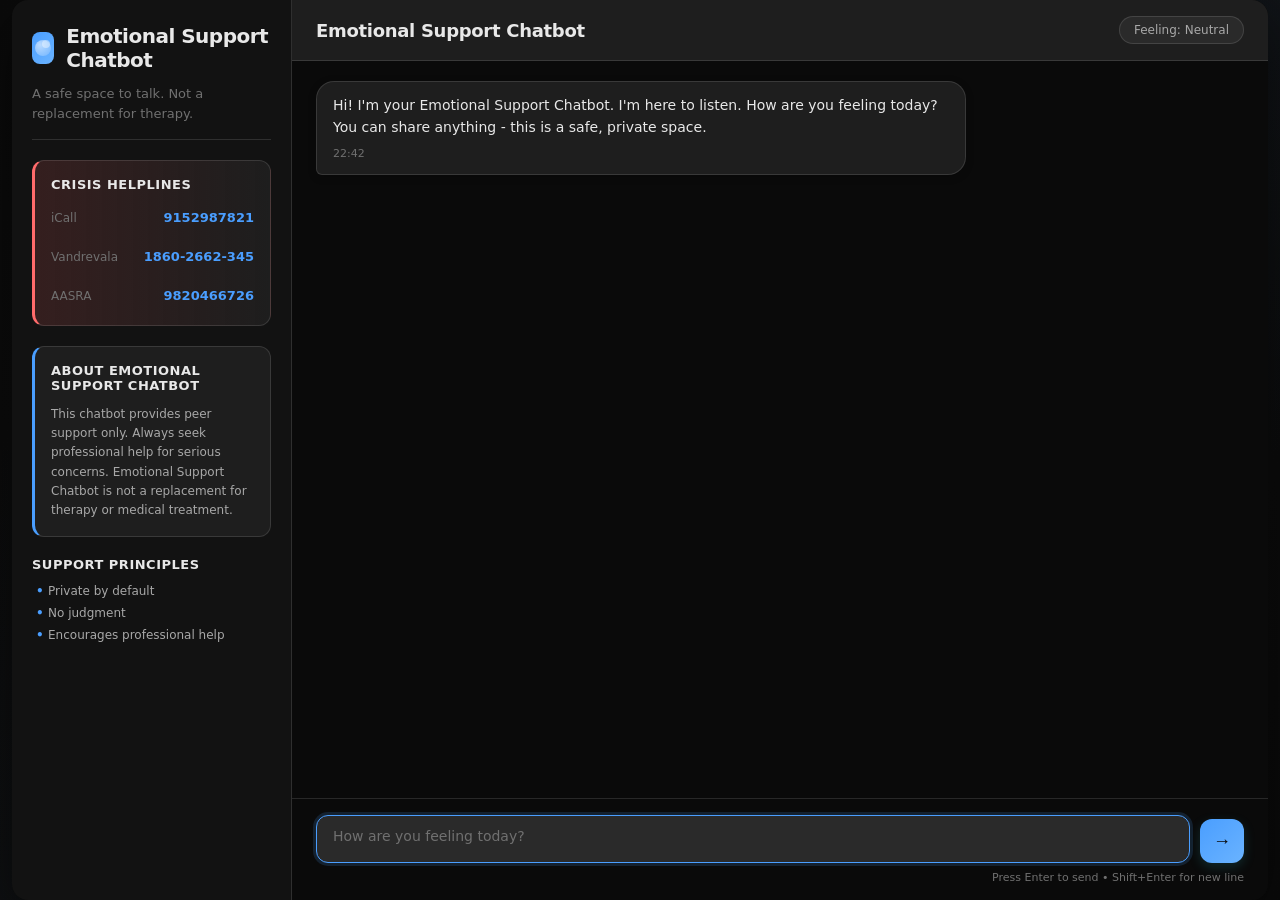
<file: frontend/index.html>
<!DOCTYPE html>
<html lang="en">
<head>
    <meta charset="UTF-8">
    <meta name="viewport" content="width=device-width, initial-scale=1.0">
    <title>Emotional Support Chatbot</title>
    <link rel="stylesheet" href="style.css">
</head>
<body>
    <div class="app-shell">
        <aside class="sidebar">
            <div class="sidebar-header">
                <div class="brand">
                    <div class="brand-icon"></div>
                    <h1 class="brand-title">Emotional Support Chatbot</h1>
                </div>
                <p class="brand-tagline">A safe space to talk. Not a replacement for therapy.</p>
            </div>

            <div class="sidebar-card crisis-card">
                <h3 class="card-title">Crisis Helplines</h3>
                <div class="helpline-item">
                    <span class="helpline-label">iCall</span>
                    <a href="tel:9152987821" class="helpline-number">9152987821</a>
                </div>
                <div class="helpline-item">
                    <span class="helpline-label">Vandrevala</span>
                    <a href="tel:1860-2662-345" class="helpline-number">1860-2662-345</a>
                </div>
                <div class="helpline-item">
                    <span class="helpline-label">AASRA</span>
                    <a href="tel:9820466726" class="helpline-number">9820466726</a>
                </div>
            </div>

            <div class="sidebar-card disclaimer-card">
                <h3 class="card-title">About Emotional Support Chatbot</h3>
                <p class="card-text">This chatbot provides peer support only. Always seek professional help for serious concerns. Emotional Support Chatbot is not a replacement for therapy or medical treatment.</p>
            </div>

            <div class="sidebar-principles">
                <h3 class="card-title">Support Principles</h3>
                <ul class="principles-list">
                    <li>Private by default</li>
                    <li>No judgment</li>
                    <li>Encourages professional help</li>
                </ul>
            </div>
        </aside>

        <main class="chat-area">
            <header class="chat-header">
                <h2 class="header-title">Emotional Support Chatbot</h2>
                <div class="emotion-badge" id="emotionBadge">Feeling: Neutral</div>
            </header>

            <section class="chat-messages" id="chatMessages"></section>

            <form class="chat-input-area" id="chatForm">
                <div class="input-wrapper">
                    <textarea 
                        id="userInput" 
                        class="message-input" 
                        placeholder="How are you feeling today?"
                        rows="1"
                    ></textarea>
                    <button 
                        type="submit" 
                        class="send-button" 
                        id="sendBtn"
                        aria-label="Send message"
                    >
                        <span class="send-icon">→</span>
                    </button>
                </div>
                <p class="input-hint">Press Enter to send • Shift+Enter for new line</p>
            </form>
        </main>
    </div>

    <script src="script.js"></script>
</body>
</html>
</file>
<file: frontend/style.css>
* {
    margin: 0;
    padding: 0;
    box-sizing: border-box;
}

:root {
    --bg-main: #0a0a0a;
    --bg-elevated: #121212;
    --panel: #1e1e1e;
    --panel-soft: #2a2a2a;
    --border: rgba(255,255,255,0.12);
    --text-main: #e8e8e8;
    --text-soft: #a8a8a8;
    --text-muted: #707070;
    --accent: #4a9eff;
    --accent-hover: #6ab3ff;
    --accent-soft: rgba(74,158,255,0.15);
    --success: #4ade80;
    --warning: #fbbf24;
    --danger: #ff6b6b;
    --danger-soft: rgba(255,107,107,0.15);
    --shadow: 0 20px 60px rgba(0,0,0,0.5);
}

@media (prefers-reduced-motion: reduce) {
    * {
        animation-duration: 0.01ms !important;
        animation-iteration-count: 1 !important;
        transition-duration: 0.01ms !important;
    }
}

html, body {
    height: 100%;
    width: 100%;
}

body {
    font-family: system-ui, -apple-system, "Segoe UI", Roboto, sans-serif;
    background: linear-gradient(135deg, #0a0a0a 0%, #0f0f0f 50%, #0a0a0a 100%);
    color: var(--text-main);
    display: flex;
    align-items: center;
    justify-content: center;
    padding: 12px;
    background-attachment: fixed;
}

body::before {
    content: '';
    position: fixed;
    top: -50%;
    right: -50%;
    width: 100%;
    height: 100%;
    background: radial-gradient(circle, rgba(74,158,255,0.04) 0%, transparent 70%);
    pointer-events: none;
    z-index: -1;
}

body::after {
    content: '';
    position: fixed;
    bottom: -50%;
    left: -50%;
    width: 100%;
    height: 100%;
    background: radial-gradient(circle, rgba(74,158,255,0.02) 0%, transparent 70%);
    pointer-events: none;
    z-index: -1;
}

.app-shell {
    display: flex;
    height: 100vh;
    max-width: 1400px;
    width: 100%;
    gap: 0;
    border-radius: 16px;
    overflow: hidden;
    box-shadow: var(--shadow);
    background: var(--bg-main);
}

.sidebar {
    width: 280px;
    background: var(--bg-elevated);
    border-right: 1px solid var(--border);
    display: flex;
    flex-direction: column;
    overflow-y: auto;
    padding: 24px 20px;
    gap: 20px;
}

.sidebar-header {
    display: flex;
    flex-direction: column;
    gap: 12px;
    padding-bottom: 16px;
    border-bottom: 1px solid var(--border);
}

.brand {
    display: flex;
    align-items: center;
    gap: 12px;
}

.brand-icon {
    width: 32px;
    height: 32px;
    border-radius: 8px;
    background: linear-gradient(135deg, var(--accent) 0%, var(--accent-hover) 100%);
    position: relative;
    display: flex;
    align-items: center;
    justify-content: center;
}

.brand-icon::before {
    content: '';
    width: 16px;
    height: 16px;
    background: radial-gradient(circle at 30% 30%, rgba(255,255,255,0.6), rgba(255,255,255,0.1));
    border-radius: 50%;
    position: absolute;
}

.brand-icon::after {
    content: '';
    width: 8px;
    height: 8px;
    background: rgba(255,255,255,0.4);
    border-radius: 50%;
    position: absolute;
    top: 8px;
    right: 4px;
}

.brand-title {
    font-size: 20px;
    font-weight: 600;
    letter-spacing: -0.5px;
    color: var(--text-main);
}

.brand-tagline {
    font-size: 13px;
    color: var(--text-muted);
    line-height: 1.5;
}

.sidebar-card {
    background: var(--panel);
    border: 1px solid var(--border);
    border-radius: 12px;
    padding: 16px;
    display: flex;
    flex-direction: column;
    gap: 12px;
}

.crisis-card {
    border-left: 3px solid var(--danger);
    background: linear-gradient(to right, var(--danger-soft), var(--panel));
}

.card-title {
    font-size: 13px;
    font-weight: 600;
    color: var(--text-main);
    text-transform: uppercase;
    letter-spacing: 0.5px;
}

.helpline-item {
    display: flex;
    justify-content: space-between;
    align-items: center;
    gap: 8px;
    padding: 6px 0;
}

.helpline-label {
    font-size: 12px;
    color: var(--text-muted);
    font-weight: 500;
}

.helpline-number {
    font-size: 13px;
    color: var(--accent);
    text-decoration: none;
    font-weight: 600;
    transition: color 0.2s;
}

.helpline-number:hover {
    color: var(--accent-hover);
}

.disclaimer-card {
    border-left: 3px solid var(--accent);
}

.card-text {
    font-size: 12px;
    color: var(--text-soft);
    line-height: 1.6;
}

.sidebar-principles {
    display: flex;
    flex-direction: column;
    gap: 12px;
}

.principles-list {
    list-style: none;
    display: flex;
    flex-direction: column;
    gap: 8px;
    padding-left: 0;
}

.principles-list li {
    font-size: 12px;
    color: var(--text-soft);
    padding-left: 16px;
    position: relative;
}

.principles-list li::before {
    content: '•';
    position: absolute;
    left: 4px;
    color: var(--accent);
    font-weight: bold;
}

.chat-area {
    flex: 1;
    display: flex;
    flex-direction: column;
    background: var(--bg-main);
    position: relative;
    overflow: hidden;
}

.chat-header {
    display: flex;
    justify-content: space-between;
    align-items: center;
    padding: 16px 24px;
    border-bottom: 1px solid var(--border);
    background: var(--panel);
    flex-shrink: 0;
}

.header-title {
    font-size: 18px;
    font-weight: 600;
    color: var(--text-main);
    letter-spacing: -0.3px;
}

.emotion-badge {
    background: var(--panel-soft);
    border: 1px solid var(--border);
    color: var(--text-soft);
    padding: 6px 14px;
    border-radius: 20px;
    font-size: 12px;
    font-weight: 500;
    transition: all 0.3s ease;
}

.emotion-badge.positive {
    background: rgba(40,199,111,0.15);
    color: var(--success);
    border-color: rgba(40,199,111,0.3);
}

.emotion-badge.neutral {
    background: var(--panel-soft);
    color: var(--text-soft);
    border-color: var(--border);
}

.emotion-badge.negative {
    background: rgba(248,113,113,0.15);
    color: var(--danger);
    border-color: rgba(248,113,113,0.3);
}

.emotion-badge.distressed {
    background: rgba(248,113,113,0.2);
    color: #FF6B6B;
    border-color: rgba(248,113,113,0.4);
}



.chat-messages {
    flex: 1;
    overflow-y: auto;
    padding: 20px 24px;
    display: flex;
    flex-direction: column;
    gap: 12px;
    scroll-behavior: smooth;
}

.chat-messages::-webkit-scrollbar {
    width: 6px;
}

.chat-messages::-webkit-scrollbar-track {
    background: transparent;
}

.chat-messages::-webkit-scrollbar-thumb {
    background: rgba(42,168,184,0.3);
    border-radius: 3px;
}

.chat-messages::-webkit-scrollbar-thumb:hover {
    background: rgba(42,168,184,0.5);
}

.message {
    display: flex;
    flex-direction: column;
    gap: 4px;
    animation: messageSlide 0.3s ease-out;
    max-width: 70%;
}

@keyframes messageSlide {
    from {
        opacity: 0;
        transform: translateY(8px);
    }
    to {
        opacity: 1;
        transform: translateY(0);
    }
}

.message.user-message {
    align-self: flex-end;
}

.message.bot-message {
    align-self: flex-start;
}

.user-message {
    background: linear-gradient(135deg, var(--accent) 0%, var(--accent-hover) 100%);
    color: #FFFFFF;
    padding: 12px 16px;
    border-radius: 18px 18px 6px 18px;
    word-wrap: break-word;
    box-shadow: 0 4px 12px rgba(42,168,184,0.2);
    font-size: 14px;
    line-height: 1.5;
}

.bot-message {
    background: var(--panel);
    border: 1px solid var(--border);
    color: var(--text-main);
    padding: 12px 16px;
    border-radius: 18px 18px 18px 6px;
    word-wrap: break-word;
    box-shadow: 0 2px 8px rgba(0,0,0,0.2);
    font-size: 14px;
    line-height: 1.6;
}

.crisis-message {
    background: linear-gradient(to right, var(--danger-soft), var(--panel));
    border-color: var(--danger);
    border-left: 3px solid var(--danger);
    box-shadow: 0 4px 12px rgba(248,113,113,0.15);
}

.message-timestamp {
    font-size: 11px;
    color: var(--text-muted);
    margin-top: 2px;
}

.user-message .message-timestamp {
    color: rgba(255,255,255,0.6);
    text-align: right;
}

.typing {
    display: flex;
    align-items: center;
    gap: 4px;
    padding: 12px 16px;
}

.typing-dot {
    width: 6px;
    height: 6px;
    border-radius: 50%;
    background: var(--text-soft);
    animation: typingBounce 1.4s infinite;
}

.typing-dot:nth-child(2) {
    animation-delay: 0.2s;
}

.typing-dot:nth-child(3) {
    animation-delay: 0.4s;
}

@keyframes typingBounce {
    0%, 60%, 100% {
        opacity: 0.4;
        transform: translateY(0);
    }
    30% {
        opacity: 1;
        transform: translateY(-8px);
    }
}

.chat-input-area {
    padding: 16px 24px;
    background: var(--bg-main);
    border-top: 1px solid var(--border);
    flex-shrink: 0;
}

.input-wrapper {
    display: flex;
    gap: 10px;
    align-items: flex-end;
}

.message-input {
    flex: 1;
    background: var(--panel);
    border: 1px solid var(--border);
    color: var(--text-main);
    padding: 12px 16px;
    border-radius: 12px;
    font-family: inherit;
    font-size: 14px;
    resize: none;
    max-height: 120px;
    min-height: 48px;
    transition: all 0.2s ease;
    outline: none;
}

.message-input::placeholder {
    color: var(--text-muted);
}

.message-input:focus {
    border-color: var(--accent);
    background: var(--panel-soft);
    box-shadow: 0 0 0 3px var(--accent-soft);
}

.send-button {
    background: linear-gradient(135deg, var(--accent) 0%, var(--accent-hover) 100%);
    border: none;
    color: var(--bg-main);
    width: 44px;
    height: 44px;
    border-radius: 12px;
    font-size: 18px;
    cursor: pointer;
    transition: all 0.2s ease;
    display: flex;
    align-items: center;
    justify-content: center;
    font-weight: 600;
    box-shadow: 0 4px 12px rgba(42,168,184,0.2);
    flex-shrink: 0;
}

.send-button:hover:not(:disabled) {
    transform: translateY(-2px);
    box-shadow: 0 6px 16px rgba(42,168,184,0.3);
}

.send-button:active:not(:disabled) {
    transform: translateY(0);
}

.send-button:disabled {
    opacity: 0.5;
    cursor: not-allowed;
}

.send-button.loading .send-icon {
    display: none;
}

.send-button.loading::after {
    content: '';
    display: inline-block;
    width: 16px;
    height: 16px;
    border: 2px solid rgba(11,18,32,0.3);
    border-top-color: var(--bg-main);
    border-radius: 50%;
    animation: spin 0.8s linear infinite;
    margin-left: 8px;
}

@keyframes spin {
    to {
        transform: rotate(360deg);
    }
}

.input-hint {
    font-size: 11px;
    color: var(--text-muted);
    margin-top: 8px;
    text-align: right;
}

@media (max-width: 900px) {
    .app-shell {
        flex-direction: column;
    }

    .sidebar {
        width: 100%;
        max-height: 200px;
        border-right: none;
        border-bottom: 1px solid var(--border);
        padding: 16px;
        gap: 12px;
    }

    .sidebar-header {
        padding-bottom: 12px;
    }

    .sidebar-card {
        padding: 12px;
    }

    .message {
        max-width: 85%;
    }

    .input-hint {
        display: none;
    }
}

@media (max-width: 640px) {
    .app-shell {
        max-width: 100%;
        border-radius: 0;
        height: 100vh;
    }

    body {
        padding: 0;
        background: linear-gradient(135deg, #0a0a0a 0%, #0f0f0f 100%);
    }

    .sidebar {
        max-height: auto;
        padding: 12px;
        gap: 8px;
        border-bottom: 1px solid var(--border);
        overflow-x: auto;
    }

    .sidebar-header {
        gap: 8px;
        padding-bottom: 8px;
    }

    .brand {
        gap: 8px;
    }

    .brand-icon {
        width: 28px;
        height: 28px;
    }

    .brand-title {
        font-size: 16px;
        font-weight: 600;
    }

    .brand-tagline {
        font-size: 11px;
        color: var(--text-muted);
    }

    .sidebar-card {
        padding: 10px;
        gap: 8px;
    }

    .card-title {
        font-size: 12px;
    }

    .helpline-item {
        padding: 4px 0;
    }

    .helpline-label {
        font-size: 11px;
    }

    .helpline-number {
        font-size: 12px;
    }

    .sidebar-principles {
        display: none;
    }

    .chat-header {
        padding: 12px 16px;
        flex-wrap: wrap;
        gap: 8px;
    }

    .header-title {
        font-size: 16px;
        flex: 1;
        min-width: 150px;
    }

    .emotion-badge {
        font-size: 11px;
        padding: 4px 10px;
    }

    .chat-messages {
        padding: 12px;
        gap: 10px;
    }

    .message {
        max-width: 88%;
    }

    .user-message {
        padding: 10px 14px;
        font-size: 13px;
        border-radius: 16px 16px 4px 16px;
    }

    .bot-message {
        padding: 10px 14px;
        font-size: 13px;
        border-radius: 16px 16px 16px 4px;
    }

    .message-timestamp {
        font-size: 10px;
        margin-top: 2px;
    }

    .typing {
        padding: 10px 14px;
    }

    .typing-dot {
        width: 5px;
        height: 5px;
    }

    .chat-input-area {
        padding: 10px;
    }

    .input-wrapper {
        gap: 6px;
    }

    .message-input {
        min-height: 40px;
        padding: 10px 12px;
        font-size: 16px;
        border-radius: 10px;
    }

    .send-button {
        width: 40px;
        height: 40px;
        font-size: 16px;
        border-radius: 10px;
    }

    .input-hint {
        display: none;
    }
}

@media (max-width: 480px) {
    .sidebar {
        max-height: 120px;
        gap: 6px;
        padding: 10px;
    }

    .sidebar-card {
        padding: 8px;
    }

    .brand-title {
        font-size: 14px;
    }

    .brand-icon {
        width: 24px;
        height: 24px;
    }

    .helpline-item {
        flex-direction: column;
        align-items: flex-start;
        padding: 3px 0;
    }

    .helpline-label {
        font-size: 10px;
    }

    .helpline-number {
        font-size: 11px;
    }

    .chat-header {
        padding: 10px 12px;
    }

    .header-title {
        font-size: 14px;
    }

    .chat-messages {
        padding: 10px;
        gap: 8px;
    }

    .message {
        max-width: 90%;
    }

    .user-message {
        padding: 8px 12px;
        font-size: 12px;
    }

    .bot-message {
        padding: 8px 12px;
        font-size: 12px;
    }

    .message-timestamp {
        font-size: 9px;
    }

    .chat-input-area {
        padding: 8px;
    }

    .message-input {
        min-height: 38px;
        padding: 8px 10px;
        font-size: 15px;
    }

    .send-button {
        width: 38px;
        height: 38px;
        font-size: 16px;
    }

    .send-button.loading::after {
        width: 14px;
        height: 14px;
        border-width: 2px;
    }
}
</file>
